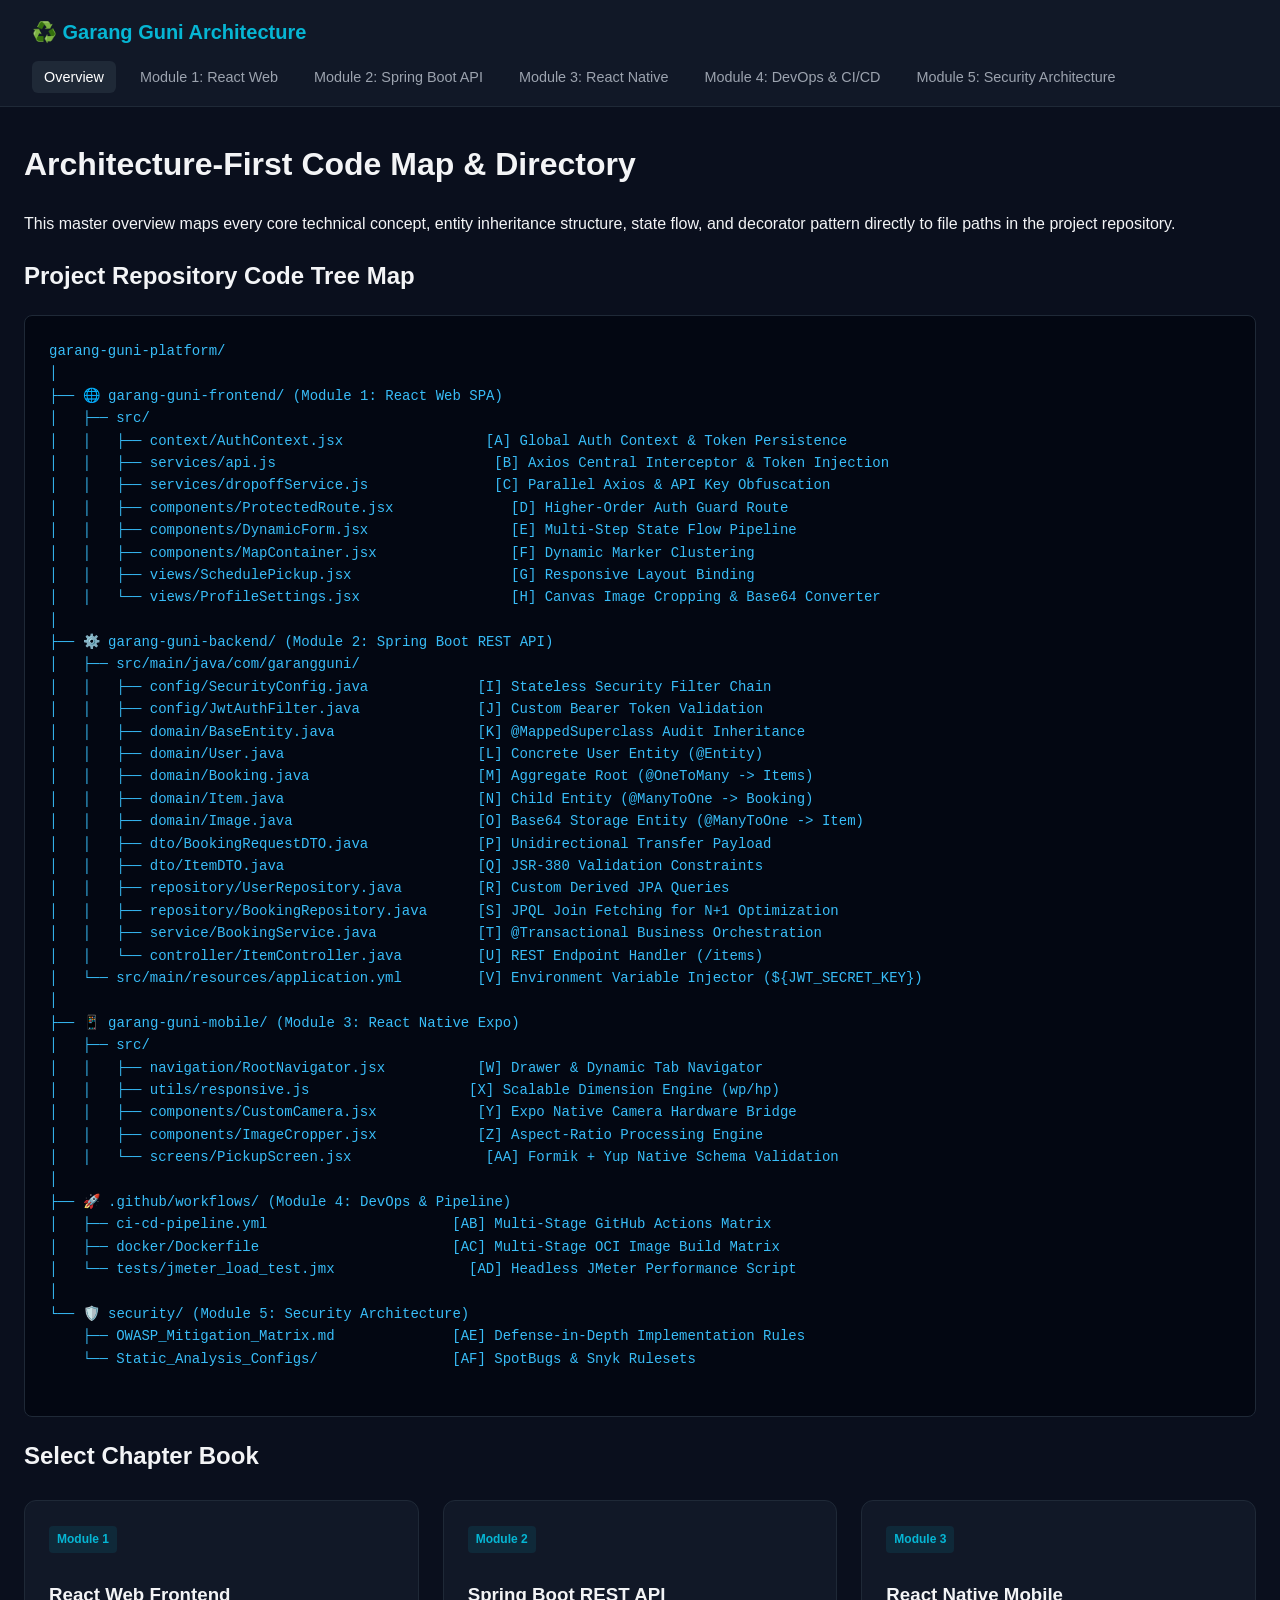
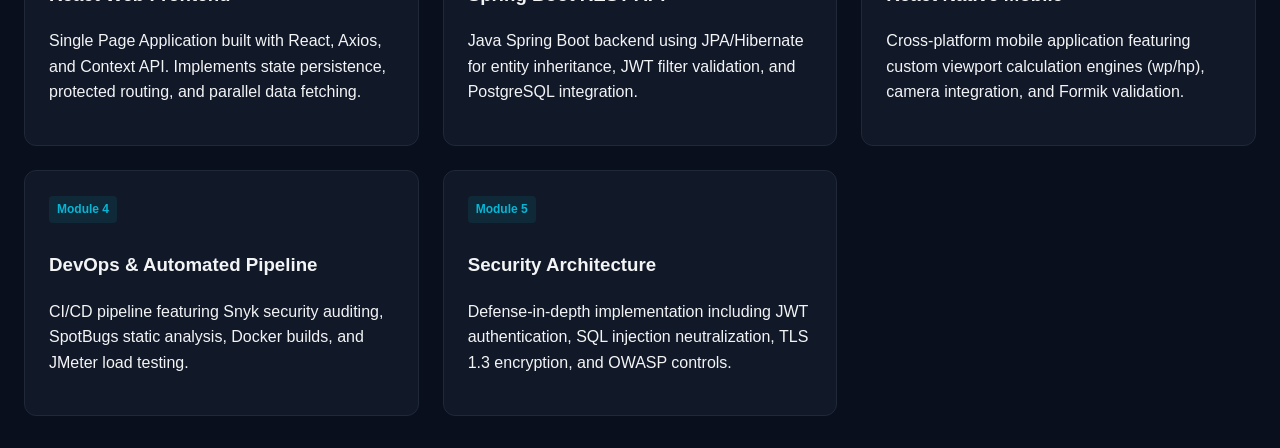
<file: index.html>
<!DOCTYPE html>
<html lang="en">
<head>
  <meta charset="UTF-8">
  <meta name="viewport" content="width=device-width, initial-scale=1.0">
  <title>Garang Guni Platform - System Architecture</title>
  <link rel="stylesheet" href="./shared.css">
</head>
<body>
  <header>
    <nav>
      <a href="./index.html" class="logo">♻️ Garang Guni Architecture</a>
      <ul class="nav-links">
        <li><a href="./index.html" class="active">Overview</a></li>
        <li><a href="./module1.html">Module 1: React Web</a></li>
        <li><a href="./module2.html">Module 2: Spring Boot API</a></li>
        <li><a href="./module3.html">Module 3: React Native</a></li>
        <li><a href="./module4.html">Module 4: DevOps &amp; CI/CD</a></li>
        <li><a href="./module5.html">Module 5: Security Architecture</a></li>
      </ul>
    </nav>
  </header>

  <main class="container">
    <h1>Architecture-First Code Map &amp; Directory</h1>
    <p>This master overview maps every core technical concept, entity inheritance structure, state flow, and decorator pattern directly to file paths in the project repository.</p>

    <h2>Project Repository Code Tree Map</h2>
    <pre class="code-tree">
garang-guni-platform/
│
├── 🌐 garang-guni-frontend/ (Module 1: React Web SPA)
│   ├── src/
│   │   ├── context/AuthContext.jsx                 [A] Global Auth Context &amp; Token Persistence
│   │   ├── services/api.js                          [B] Axios Central Interceptor &amp; Token Injection
│   │   ├── services/dropoffService.js               [C] Parallel Axios &amp; API Key Obfuscation
│   │   ├── components/ProtectedRoute.jsx              [D] Higher-Order Auth Guard Route
│   │   ├── components/DynamicForm.jsx                 [E] Multi-Step State Flow Pipeline
│   │   ├── components/MapContainer.jsx                [F] Dynamic Marker Clustering
│   │   ├── views/SchedulePickup.jsx                   [G] Responsive Layout Binding
│   │   └── views/ProfileSettings.jsx                  [H] Canvas Image Cropping &amp; Base64 Converter
│
├── ⚙️ garang-guni-backend/ (Module 2: Spring Boot REST API)
│   ├── src/main/java/com/garangguni/
│   │   ├── config/SecurityConfig.java             [I] Stateless Security Filter Chain
│   │   ├── config/JwtAuthFilter.java              [J] Custom Bearer Token Validation
│   │   ├── domain/BaseEntity.java                 [K] @MappedSuperclass Audit Inheritance
│   │   ├── domain/User.java                       [L] Concrete User Entity (@Entity)
│   │   ├── domain/Booking.java                    [M] Aggregate Root (@OneToMany -> Items)
│   │   ├── domain/Item.java                       [N] Child Entity (@ManyToOne -> Booking)
│   │   ├── domain/Image.java                      [O] Base64 Storage Entity (@ManyToOne -> Item)
│   │   ├── dto/BookingRequestDTO.java             [P] Unidirectional Transfer Payload
│   │   ├── dto/ItemDTO.java                       [Q] JSR-380 Validation Constraints
│   │   ├── repository/UserRepository.java         [R] Custom Derived JPA Queries
│   │   ├── repository/BookingRepository.java      [S] JPQL Join Fetching for N+1 Optimization
│   │   ├── service/BookingService.java            [T] @Transactional Business Orchestration
│   │   └── controller/ItemController.java         [U] REST Endpoint Handler (/items)
│   └── src/main/resources/application.yml         [V] Environment Variable Injector (${JWT_SECRET_KEY})
│
├── 📱 garang-guni-mobile/ (Module 3: React Native Expo)
│   ├── src/
│   │   ├── navigation/RootNavigator.jsx           [W] Drawer &amp; Dynamic Tab Navigator
│   │   ├── utils/responsive.js                   [X] Scalable Dimension Engine (wp/hp)
│   │   ├── components/CustomCamera.jsx            [Y] Expo Native Camera Hardware Bridge
│   │   ├── components/ImageCropper.jsx            [Z] Aspect-Ratio Processing Engine
│   │   └── screens/PickupScreen.jsx                [AA] Formik + Yup Native Schema Validation
│
├── 🚀 .github/workflows/ (Module 4: DevOps &amp; Pipeline)
│   ├── ci-cd-pipeline.yml                      [AB] Multi-Stage GitHub Actions Matrix
│   ├── docker/Dockerfile                       [AC] Multi-Stage OCI Image Build Matrix
│   └── tests/jmeter_load_test.jmx                [AD] Headless JMeter Performance Script
│
└── 🛡️ security/ (Module 5: Security Architecture)
    ├── OWASP_Mitigation_Matrix.md              [AE] Defense-in-Depth Implementation Rules
    └── Static_Analysis_Configs/                [AF] SpotBugs &amp; Snyk Rulesets
    </pre>

    <h2>Select Chapter Book</h2>
    <div class="grid-cards">
      <div class="card">
        <span class="badge">Module 1</span>
        <h3>React Web Frontend</h3>
        <p>Single Page Application built with React, Axios, and Context API. Implements state persistence, protected routing, and parallel data fetching.</p>

      </div>
      <div class="card">
        <span class="badge">Module 2</span>
        <h3>Spring Boot REST API</h3>
        <p>Java Spring Boot backend using JPA/Hibernate for entity inheritance, JWT filter validation, and PostgreSQL integration.</p>

      </div>
      <div class="card">
        <span class="badge">Module 3</span>
        <h3>React Native Mobile</h3>
        <p>Cross-platform mobile application featuring custom viewport calculation engines (wp/hp), camera integration, and Formik validation.</p>

      </div>
      <div class="card">
        <span class="badge">Module 4</span>
        <h3>DevOps &amp; Automated Pipeline</h3>
        <p>CI/CD pipeline featuring Snyk security auditing, SpotBugs static analysis, Docker builds, and JMeter load testing.</p>

      </div>
      <div class="card">
        <span class="badge">Module 5</span>
        <h3>Security Architecture</h3>
        <p>Defense-in-depth implementation including JWT authentication, SQL injection neutralization, TLS 1.3 encryption, and OWASP controls.</p>

      </div>
    </div>
  </main>
</body>
</html>
</file>
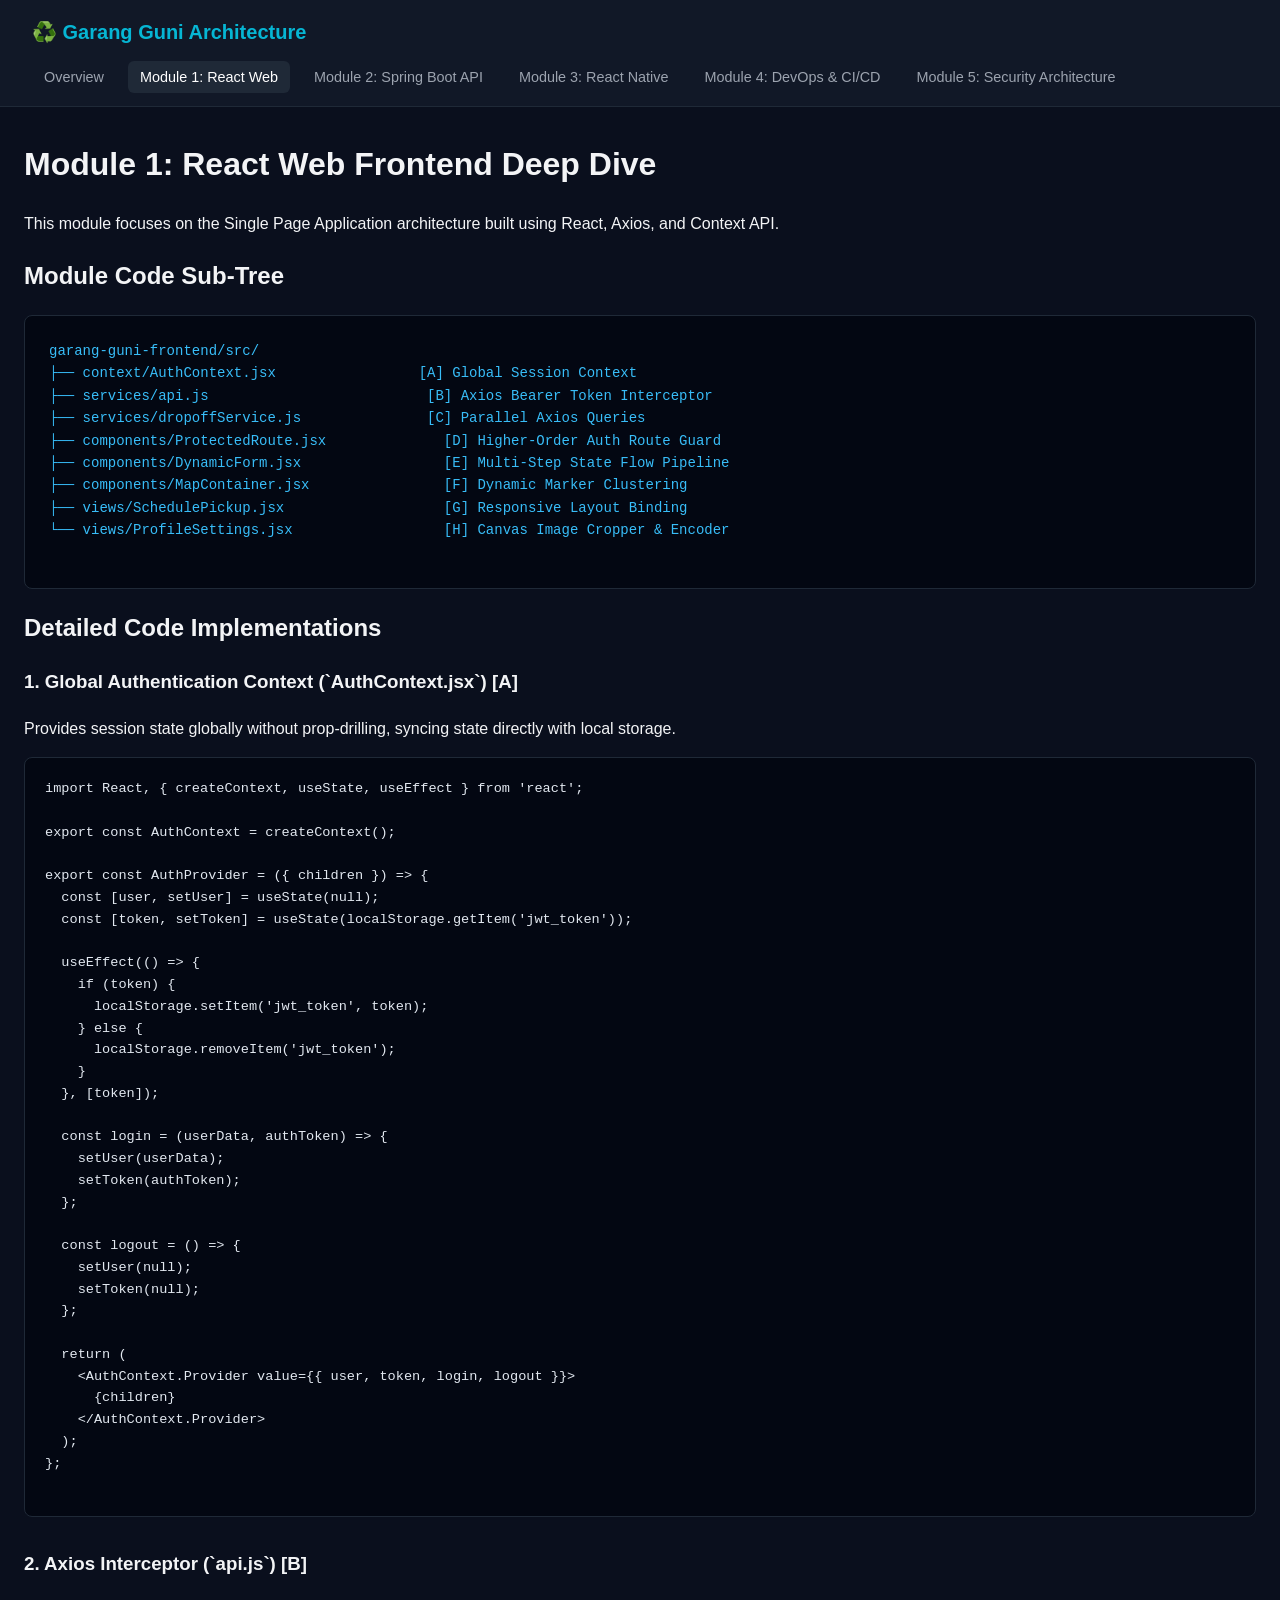
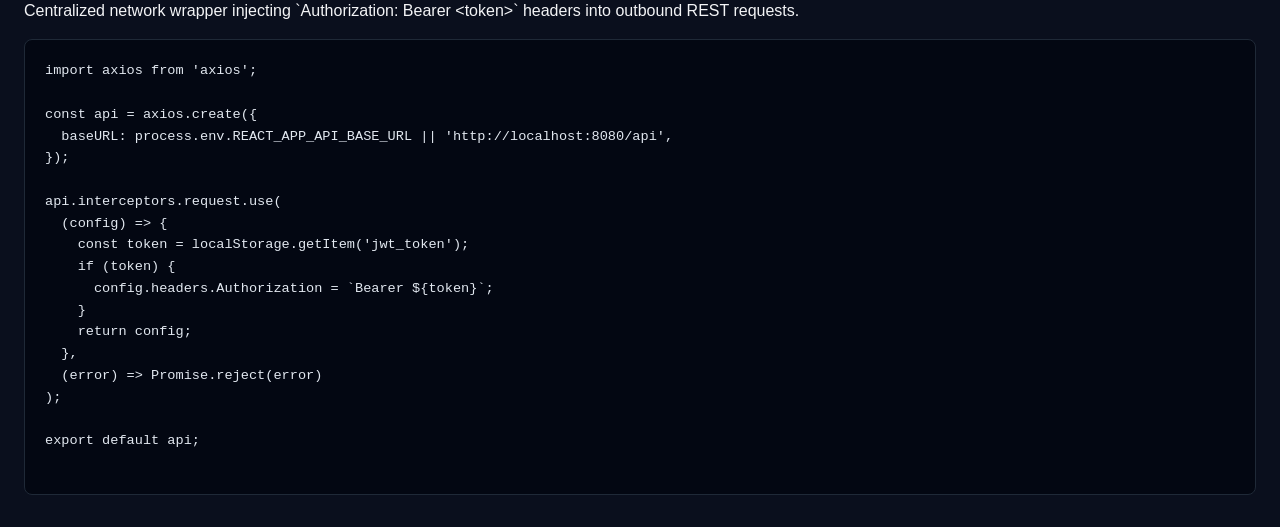
<file: module1.html>
<!DOCTYPE html>
<html lang="en">
<head>
  <meta charset="UTF-8">
  <title>Module 1: React Web Frontend - Garang Guni Showcase</title>
  <link rel="stylesheet" href="shared.css">
</head>
<body>
  <header>
    <nav>
      <a href="index.html" class="logo">♻️ Garang Guni Architecture</a>
      <ul class="nav-links">
        <li><a href="index.html">Overview</a></li>
        <li><a href="module1.html" class="active">Module 1: React Web</a></li>
        <li><a href="module2.html">Module 2: Spring Boot API</a></li>
        <li><a href="module3.html">Module 3: React Native</a></li>
        <li><a href="module4.html">Module 4: DevOps & CI/CD</a></li>
        <li><a href="module5.html">Module 5: Security Architecture</a></li>
      </ul>
    </nav>
  </header>

  <main class="container">
    <h1>Module 1: React Web Frontend Deep Dive</h1>
    <p>This module focuses on the Single Page Application architecture built using React, Axios, and Context API.</p>

    <h2>Module Code Sub-Tree</h2>
    <pre class="code-tree">
garang-guni-frontend/src/
├── context/AuthContext.jsx                 [A] Global Session Context
├── services/api.js                          [B] Axios Bearer Token Interceptor
├── services/dropoffService.js               [C] Parallel Axios Queries
├── components/ProtectedRoute.jsx              [D] Higher-Order Auth Route Guard
├── components/DynamicForm.jsx                 [E] Multi-Step State Flow Pipeline
├── components/MapContainer.jsx                [F] Dynamic Marker Clustering
├── views/SchedulePickup.jsx                   [G] Responsive Layout Binding
└── views/ProfileSettings.jsx                  [H] Canvas Image Cropper & Encoder
    </pre>

    <h2>Detailed Code Implementations</h2>

    <h3>1. Global Authentication Context (`AuthContext.jsx`) [A]</h3>
    <p>Provides session state globally without prop-drilling, syncing state directly with local storage.</p>
    <pre class="code-block">
import React, { createContext, useState, useEffect } from 'react';

export const AuthContext = createContext();

export const AuthProvider = ({ children }) => {
  const [user, setUser] = useState(null);
  const [token, setToken] = useState(localStorage.getItem('jwt_token'));

  useEffect(() => {
    if (token) {
      localStorage.setItem('jwt_token', token);
    } else {
      localStorage.removeItem('jwt_token');
    }
  }, [token]);

  const login = (userData, authToken) => {
    setUser(userData);
    setToken(authToken);
  };

  const logout = () => {
    setUser(null);
    setToken(null);
  };

  return (
    &lt;AuthContext.Provider value={{ user, token, login, logout }}&gt;
      {children}
    &lt;/AuthContext.Provider&gt;
  );
};
    </pre>

    <h3>2. Axios Interceptor (`api.js`) [B]</h3>
    <p>Centralized network wrapper injecting `Authorization: Bearer &lt;token&gt;` headers into outbound REST requests.</p>
    <pre class="code-block">
import axios from 'axios';

const api = axios.create({
  baseURL: process.env.REACT_APP_API_BASE_URL || 'http://localhost:8080/api',
});

api.interceptors.request.use(
  (config) => {
    const token = localStorage.getItem('jwt_token');
    if (token) {
      config.headers.Authorization = `Bearer ${token}`;
    }
    return config;
  },
  (error) => Promise.reject(error)
);

export default api;
    </pre>
  </main>
</body>
</html>
</file>
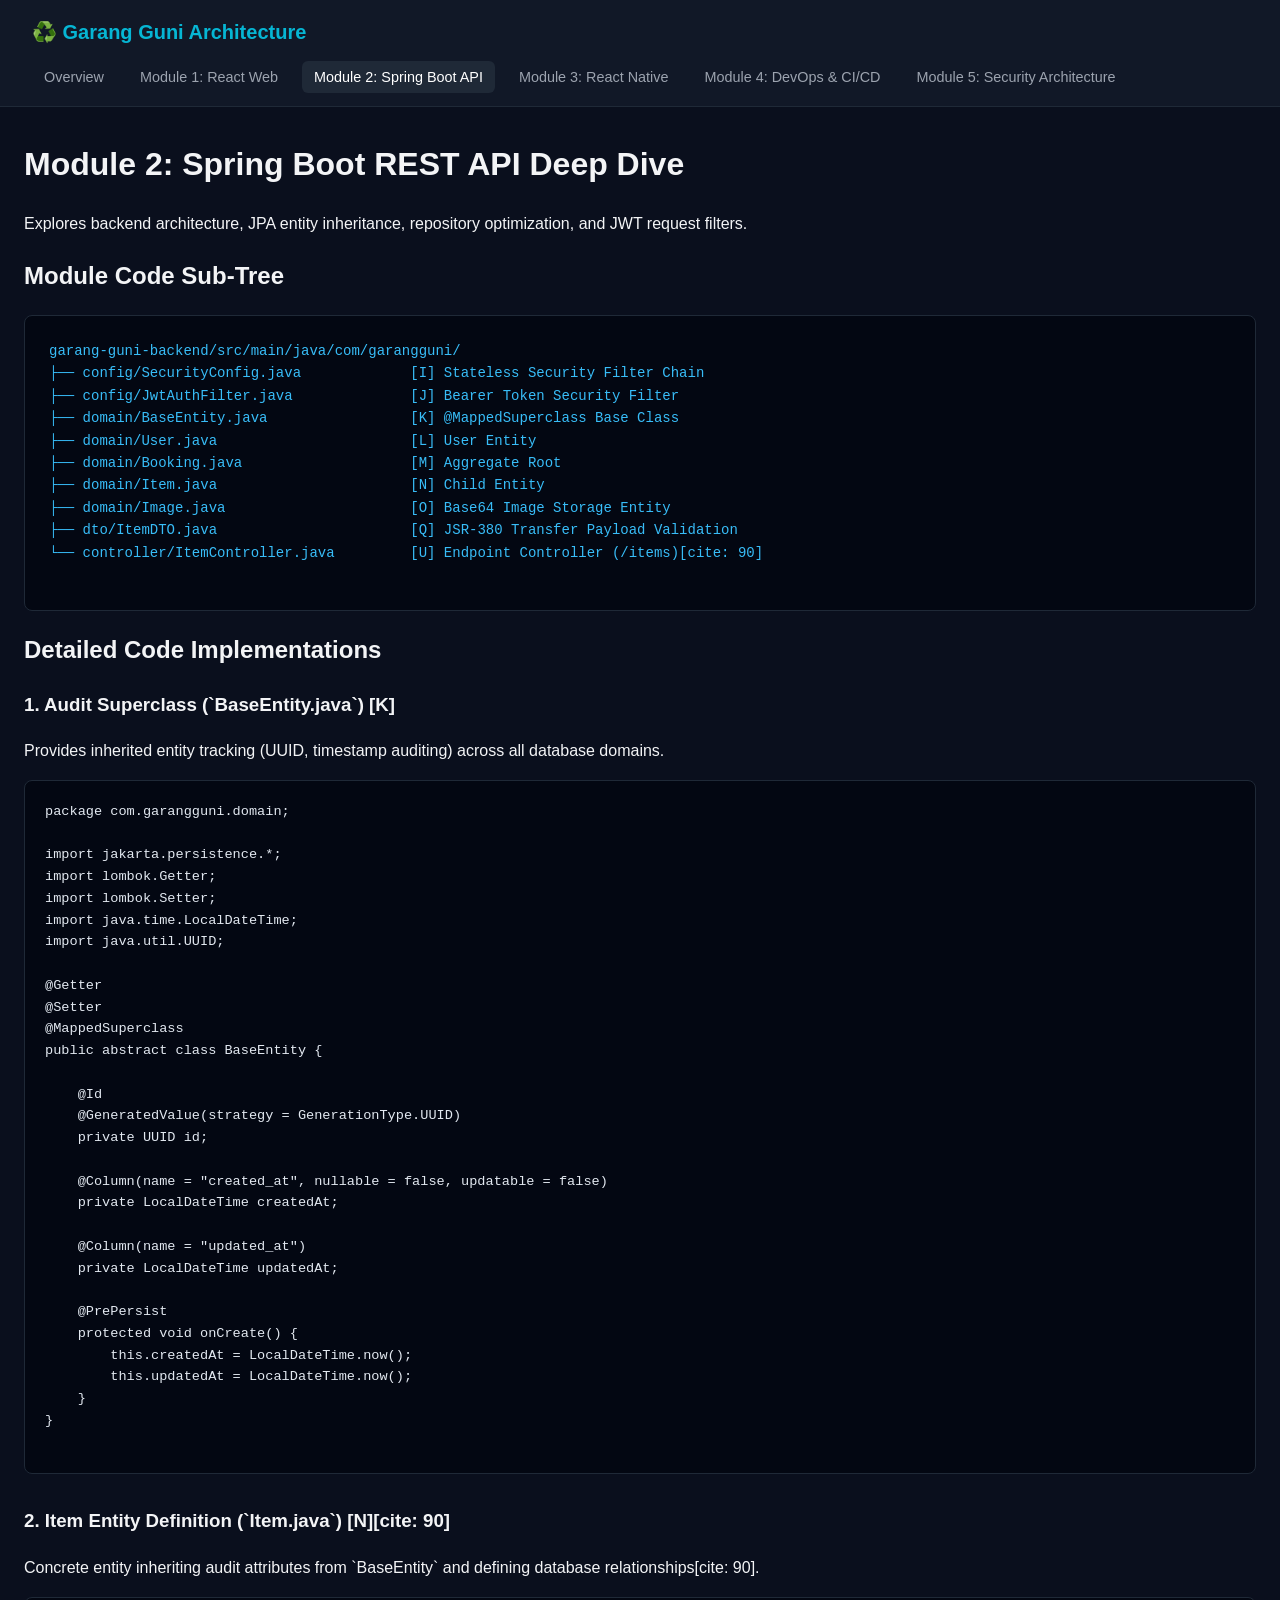
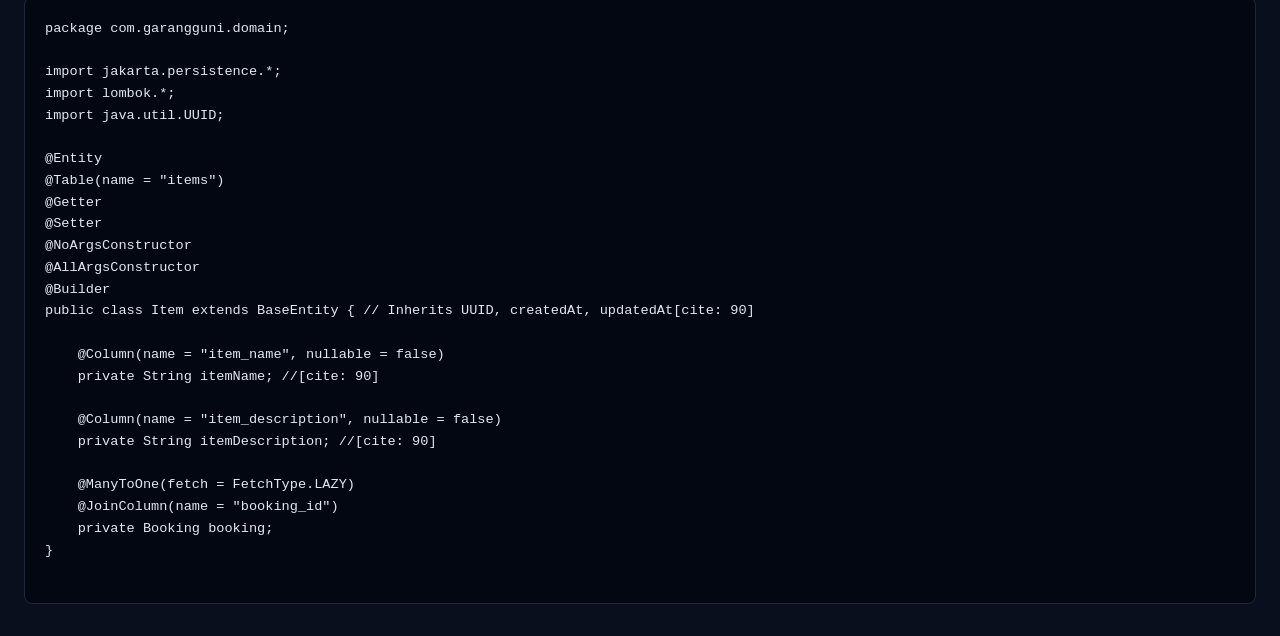
<file: module2.html>
<!DOCTYPE html>
<html lang="en">
<head>
  <meta charset="UTF-8">
  <title>Module 2: Spring Boot REST API - Garang Guni Showcase</title>
  <link rel="stylesheet" href="shared.css">
</head>
<body>
  <header>
    <nav>
      <a href="index.html" class="logo">♻️ Garang Guni Architecture</a>
      <ul class="nav-links">
        <li><a href="index.html">Overview</a></li>
        <li><a href="module1.html">Module 1: React Web</a></li>
        <li><a href="module2.html" class="active">Module 2: Spring Boot API</a></li>
        <li><a href="module3.html">Module 3: React Native</a></li>
        <li><a href="module4.html">Module 4: DevOps & CI/CD</a></li>
        <li><a href="module5.html">Module 5: Security Architecture</a></li>
      </ul>
    </nav>
  </header>

  <main class="container">
    <h1>Module 2: Spring Boot REST API Deep Dive</h1>
    <p>Explores backend architecture, JPA entity inheritance, repository optimization, and JWT request filters.</p>

    <h2>Module Code Sub-Tree</h2>
    <pre class="code-tree">
garang-guni-backend/src/main/java/com/garangguni/
├── config/SecurityConfig.java             [I] Stateless Security Filter Chain
├── config/JwtAuthFilter.java              [J] Bearer Token Security Filter
├── domain/BaseEntity.java                 [K] @MappedSuperclass Base Class
├── domain/User.java                       [L] User Entity
├── domain/Booking.java                    [M] Aggregate Root
├── domain/Item.java                       [N] Child Entity
├── domain/Image.java                      [O] Base64 Image Storage Entity
├── dto/ItemDTO.java                       [Q] JSR-380 Transfer Payload Validation
└── controller/ItemController.java         [U] Endpoint Controller (/items)[cite: 90]
    </pre>

    <h2>Detailed Code Implementations</h2>

    <h3>1. Audit Superclass (`BaseEntity.java`) [K]</h3>
    <p>Provides inherited entity tracking (UUID, timestamp auditing) across all database domains.</p>
    <pre class="code-block">
package com.garangguni.domain;

import jakarta.persistence.*;
import lombok.Getter;
import lombok.Setter;
import java.time.LocalDateTime;
import java.util.UUID;

@Getter
@Setter
@MappedSuperclass
public abstract class BaseEntity {

    @Id
    @GeneratedValue(strategy = GenerationType.UUID)
    private UUID id;

    @Column(name = "created_at", nullable = false, updatable = false)
    private LocalDateTime createdAt;

    @Column(name = "updated_at")
    private LocalDateTime updatedAt;

    @PrePersist
    protected void onCreate() {
        this.createdAt = LocalDateTime.now();
        this.updatedAt = LocalDateTime.now();
    }
}
    </pre>

    <h3>2. Item Entity Definition (`Item.java`) [N][cite: 90]</h3>
    <p>Concrete entity inheriting audit attributes from `BaseEntity` and defining database relationships[cite: 90].</p>
    <pre class="code-block">
package com.garangguni.domain;

import jakarta.persistence.*;
import lombok.*;
import java.util.UUID;

@Entity
@Table(name = "items")
@Getter
@Setter
@NoArgsConstructor
@AllArgsConstructor
@Builder
public class Item extends BaseEntity { // Inherits UUID, createdAt, updatedAt[cite: 90]

    @Column(name = "item_name", nullable = false)
    private String itemName; //[cite: 90]

    @Column(name = "item_description", nullable = false)
    private String itemDescription; //[cite: 90]

    @ManyToOne(fetch = FetchType.LAZY)
    @JoinColumn(name = "booking_id")
    private Booking booking;
}
    </pre>
  </main>
</body>
</html>
</file>
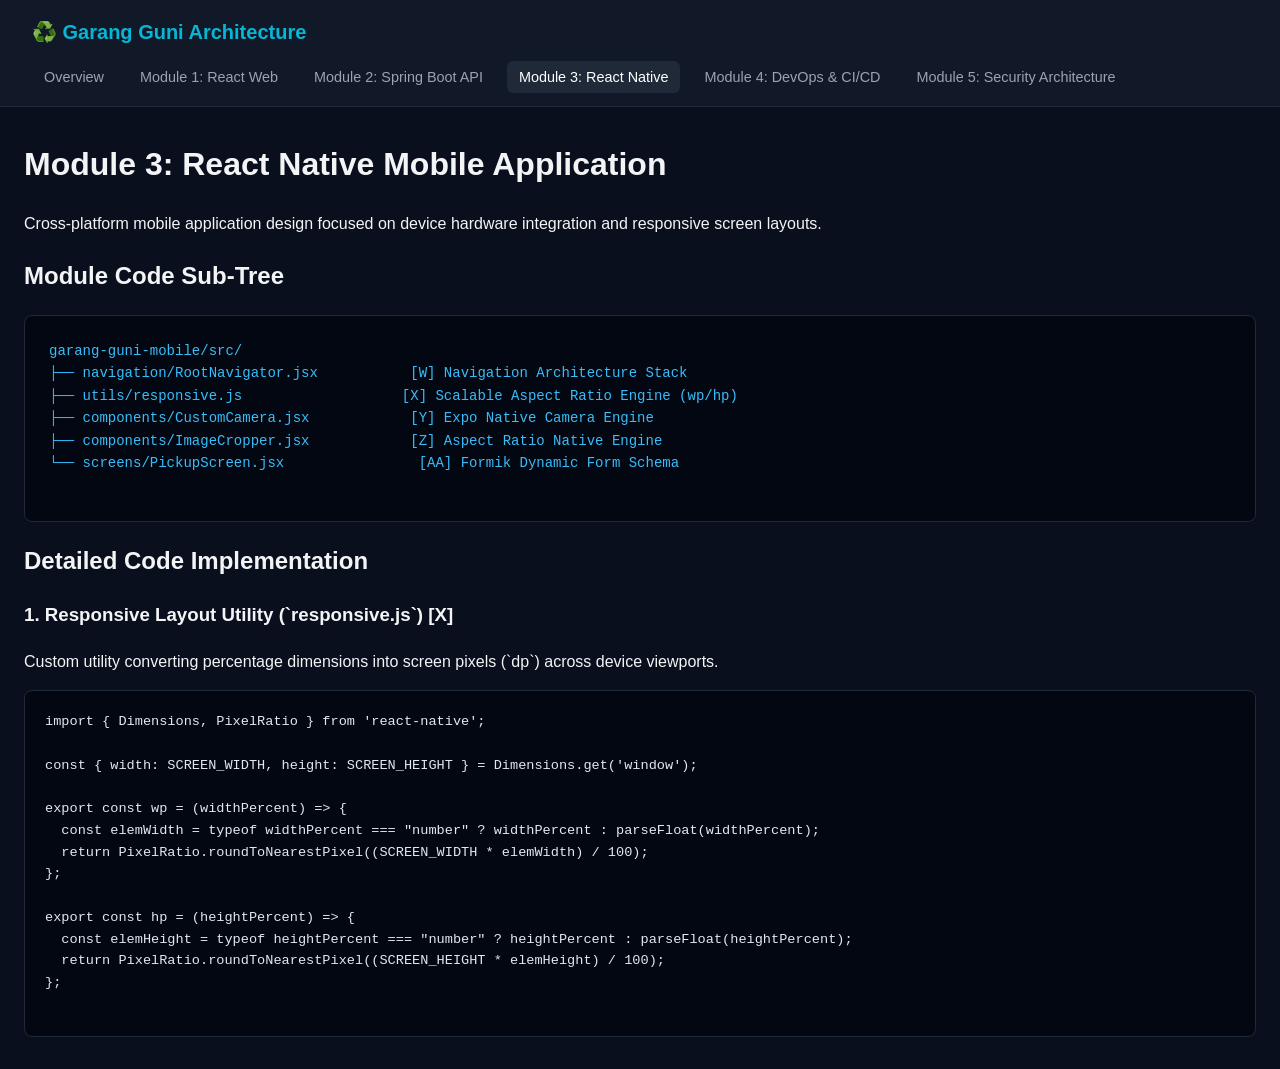
<file: module3.html>
<!DOCTYPE html>
<html lang="en">
<head>
  <meta charset="UTF-8">
  <title>Module 3: React Native Mobile - Garang Guni Showcase</title>
  <link rel="stylesheet" href="shared.css">
</head>
<body>
  <header>
    <nav>
      <a href="index.html" class="logo">♻️ Garang Guni Architecture</a>
      <ul class="nav-links">
        <li><a href="index.html">Overview</a></li>
        <li><a href="module1.html">Module 1: React Web</a></li>
        <li><a href="module2.html">Module 2: Spring Boot API</a></li>
        <li><a href="module3.html" class="active">Module 3: React Native</a></li>
        <li><a href="module4.html">Module 4: DevOps & CI/CD</a></li>
        <li><a href="module5.html">Module 5: Security Architecture</a></li>
      </ul>
    </nav>
  </header>

  <main class="container">
    <h1>Module 3: React Native Mobile Application</h1>
    <p>Cross-platform mobile application design focused on device hardware integration and responsive screen layouts.</p>

    <h2>Module Code Sub-Tree</h2>
    <pre class="code-tree">
garang-guni-mobile/src/
├── navigation/RootNavigator.jsx           [W] Navigation Architecture Stack
├── utils/responsive.js                   [X] Scalable Aspect Ratio Engine (wp/hp)
├── components/CustomCamera.jsx            [Y] Expo Native Camera Engine
├── components/ImageCropper.jsx            [Z] Aspect Ratio Native Engine
└── screens/PickupScreen.jsx                [AA] Formik Dynamic Form Schema
    </pre>

    <h2>Detailed Code Implementation</h2>

    <h3>1. Responsive Layout Utility (`responsive.js`) [X]</h3>
    <p>Custom utility converting percentage dimensions into screen pixels (`dp`) across device viewports.</p>
    <pre class="code-block">
import { Dimensions, PixelRatio } from 'react-native';

const { width: SCREEN_WIDTH, height: SCREEN_HEIGHT } = Dimensions.get('window');

export const wp = (widthPercent) => {
  const elemWidth = typeof widthPercent === "number" ? widthPercent : parseFloat(widthPercent);
  return PixelRatio.roundToNearestPixel((SCREEN_WIDTH * elemWidth) / 100);
};

export const hp = (heightPercent) => {
  const elemHeight = typeof heightPercent === "number" ? heightPercent : parseFloat(heightPercent);
  return PixelRatio.roundToNearestPixel((SCREEN_HEIGHT * elemHeight) / 100);
};
    </pre>
  </main>
</body>
</html>
</file>
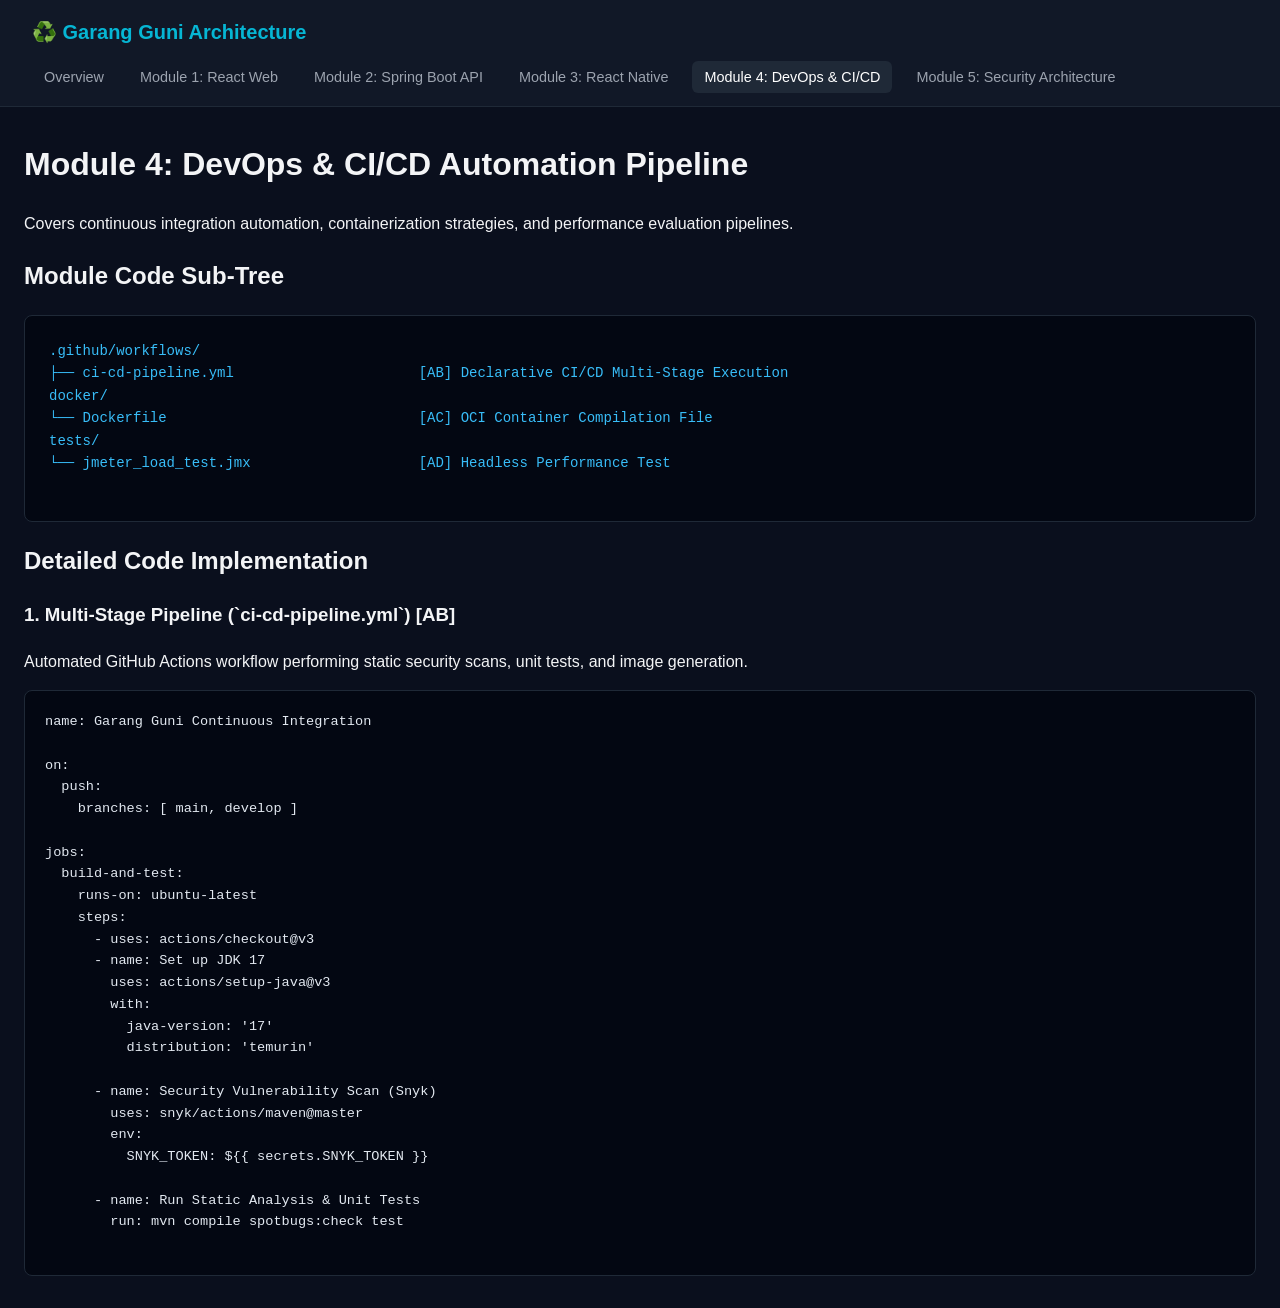
<file: module4.html>
<!DOCTYPE html>
<html lang="en">
<head>
  <meta charset="UTF-8">
  <title>Module 4: DevOps & CI/CD - Garang Guni Showcase</title>
  <link rel="stylesheet" href="shared.css">
</head>
<body>
  <header>
    <nav>
      <a href="index.html" class="logo">♻️ Garang Guni Architecture</a>
      <ul class="nav-links">
        <li><a href="index.html">Overview</a></li>
        <li><a href="module1.html">Module 1: React Web</a></li>
        <li><a href="module2.html">Module 2: Spring Boot API</a></li>
        <li><a href="module3.html">Module 3: React Native</a></li>
        <li><a href="module4.html" class="active">Module 4: DevOps & CI/CD</a></li>
        <li><a href="module5.html">Module 5: Security Architecture</a></li>
      </ul>
    </nav>
  </header>

  <main class="container">
    <h1>Module 4: DevOps & CI/CD Automation Pipeline</h1>
    <p>Covers continuous integration automation, containerization strategies, and performance evaluation pipelines.</p>

    <h2>Module Code Sub-Tree</h2>
    <pre class="code-tree">
.github/workflows/
├── ci-cd-pipeline.yml                      [AB] Declarative CI/CD Multi-Stage Execution
docker/
└── Dockerfile                              [AC] OCI Container Compilation File
tests/
└── jmeter_load_test.jmx                    [AD] Headless Performance Test
    </pre>

    <h2>Detailed Code Implementation</h2>

    <h3>1. Multi-Stage Pipeline (`ci-cd-pipeline.yml`) [AB]</h3>
    <p>Automated GitHub Actions workflow performing static security scans, unit tests, and image generation.</p>
    <pre class="code-block">
name: Garang Guni Continuous Integration

on:
  push:
    branches: [ main, develop ]

jobs:
  build-and-test:
    runs-on: ubuntu-latest
    steps:
      - uses: actions/checkout@v3
      - name: Set up JDK 17
        uses: actions/setup-java@v3
        with:
          java-version: '17'
          distribution: 'temurin'

      - name: Security Vulnerability Scan (Snyk)
        uses: snyk/actions/maven@master
        env:
          SNYK_TOKEN: ${{ secrets.SNYK_TOKEN }}

      - name: Run Static Analysis & Unit Tests
        run: mvn compile spotbugs:check test
    </pre>
  </main>
</body>
</html>
</file>
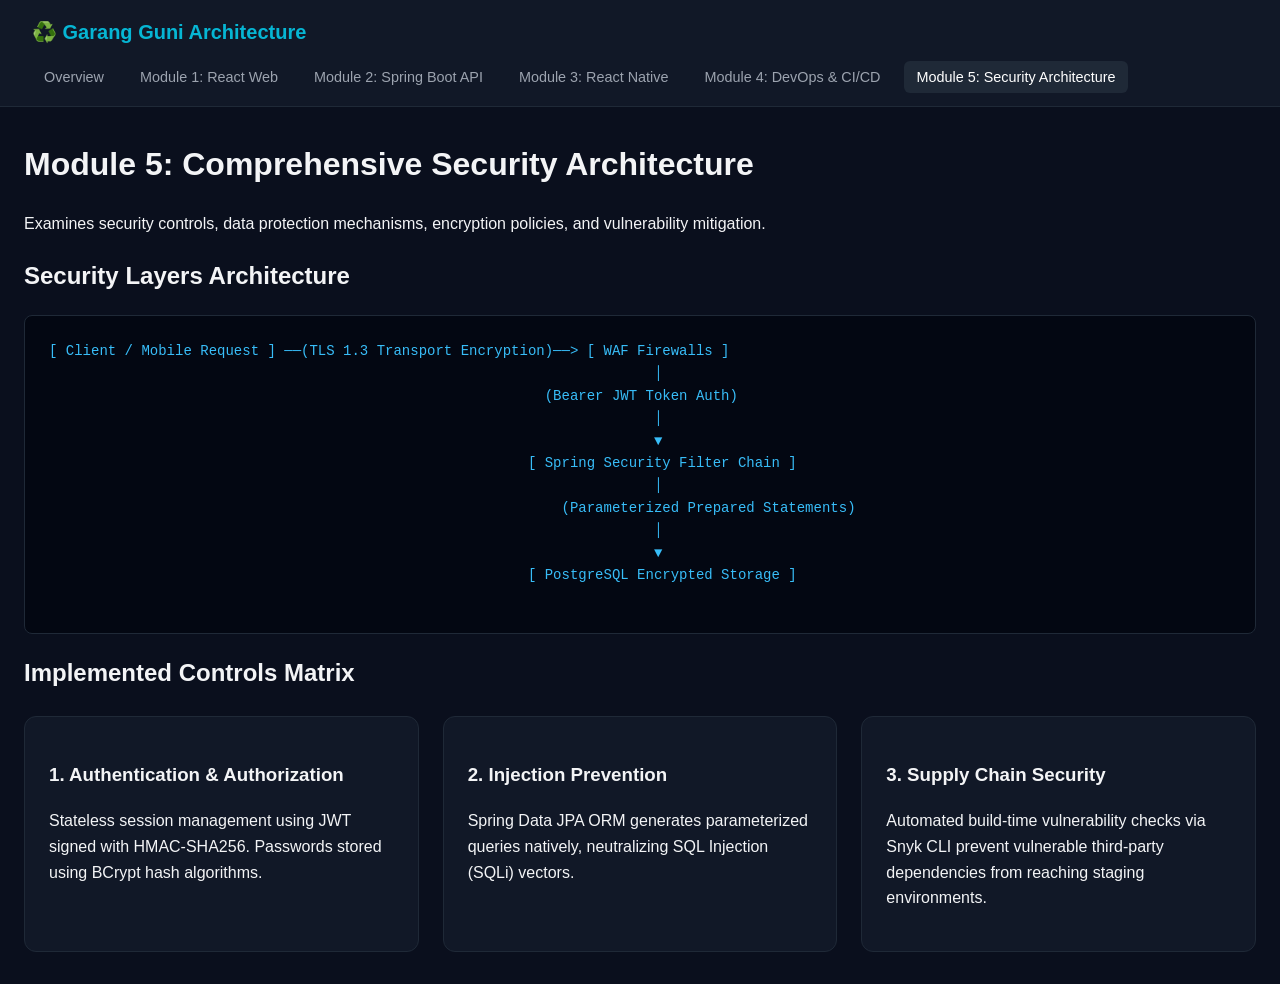
<file: module5.html>
<!DOCTYPE html>
<html lang="en">
<head>
  <meta charset="UTF-8">
  <title>Module 5: Security Architecture - Garang Guni Showcase</title>
  <link rel="stylesheet" href="shared.css">
</head>
<body>
  <header>
    <nav>
      <a href="index.html" class="logo">♻️ Garang Guni Architecture</a>
      <ul class="nav-links">
        <li><a href="index.html">Overview</a></li>
        <li><a href="module1.html">Module 1: React Web</a></li>
        <li><a href="module2.html">Module 2: Spring Boot API</a></li>
        <li><a href="module3.html">Module 3: React Native</a></li>
        <li><a href="module4.html">Module 4: DevOps & CI/CD</a></li>
        <li><a href="module5.html" class="active">Module 5: Security Architecture</a></li>
      </ul>
    </nav>
  </header>

  <main class="container">
    <h1>Module 5: Comprehensive Security Architecture</h1>
    <p>Examines security controls, data protection mechanisms, encryption policies, and vulnerability mitigation.</p>

    <h2>Security Layers Architecture</h2>
    <pre class="code-tree">
[ Client / Mobile Request ] ──(TLS 1.3 Transport Encryption)──> [ WAF Firewalls ]
                                                                        │
                                                           (Bearer JWT Token Auth)
                                                                        │
                                                                        ▼
                                                         [ Spring Security Filter Chain ]
                                                                        │
                                                             (Parameterized Prepared Statements)
                                                                        │
                                                                        ▼
                                                         [ PostgreSQL Encrypted Storage ]
    </pre>

    <h2>Implemented Controls Matrix</h2>
    <div class="grid-cards">
      <div class="card">
        <h3>1. Authentication & Authorization</h3>
        <p>Stateless session management using JWT signed with HMAC-SHA256. Passwords stored using BCrypt hash algorithms.</p>
      </div>
      <div class="card">
        <h3>2. Injection Prevention</h3>
        <p>Spring Data JPA ORM generates parameterized queries natively, neutralizing SQL Injection (SQLi) vectors.</p>
      </div>
      <div class="card">
        <h3>3. Supply Chain Security</h3>
        <p>Automated build-time vulnerability checks via Snyk CLI prevent vulnerable third-party dependencies from reaching staging environments.</p>
      </div>
    </div>
  </main>
</body>
</html>
</file>
<file: shared.css>
:root {
  --bg-primary: #0a0f1d;
  --bg-card: #111827;
  --bg-code: #030712;
  --accent-cyan: #06b6d4;
  --accent-blue: #3b82f6;
  --accent-green: #10b981;
  --text-main: #f3f4f6;
  --text-muted: #9ca3af;
  --border-color: #1f2937;
}

* {
  box-sizing: border-box;
}

body {
  margin: 0;
  font-family: -apple-system, BlinkMacSystemFont, 'Segoe UI', Roboto, Helvetica, Arial, sans-serif;
  background-color: var(--bg-primary);
  color: var(--text-main);
  line-height: 1.6;
}

header {
  background-color: var(--bg-card);
  border-bottom: 1px solid var(--border-color);
  padding: 1rem 2rem;
  position: sticky;
  top: 0;
  z-index: 100;
}

nav {
  display: flex;
  justify-content: space-between;
  align-items: center;
  max-width: 1400px;
  margin: 0 auto;
  flex-wrap: wrap;
  gap: 1rem;
}

.logo {
  font-weight: 700;
  font-size: 1.25rem;
  color: var(--accent-cyan);
  text-decoration: none;
}

.nav-links {
  display: flex;
  gap: 0.75rem;
  list-style: none;
  margin: 0;
  padding: 0;
  flex-wrap: wrap;
}

.nav-links a {
  color: var(--text-muted);
  text-decoration: none;
  padding: 0.5rem 0.75rem;
  border-radius: 0.375rem;
  font-size: 0.9rem;
  transition: all 0.2s;
}

.nav-links a:hover, .nav-links a.active {
  color: #ffffff;
  background-color: var(--border-color);
}

.container {
  max-width: 1400px;
  margin: 2rem auto;
  padding: 0 1.5rem;
}

.code-tree {
  background-color: var(--bg-code);
  border: 1px solid var(--border-color);
  border-radius: 0.5rem;
  padding: 1.5rem;
  font-family: 'Fira Code', 'Courier New', Courier, monospace;
  font-size: 0.875rem;
  overflow-x: auto;
  color: #38bdf8;
  white-space: pre;
}

.code-block {
  background-color: var(--bg-code);
  border: 1px solid var(--border-color);
  border-radius: 0.5rem;
  padding: 1.25rem;
  overflow-x: auto;
  font-family: 'Fira Code', 'Courier New', Courier, monospace;
  font-size: 0.85rem;
  color: #e2e8f0;
  white-space: pre;
  margin-bottom: 2rem;
}

.grid-cards {
  display: grid;
  grid-template-columns: repeat(auto-fit, minmax(300px, 1fr));
  gap: 1.5rem;
  margin-top: 1.5rem;
}

.card {
  background-color: var(--bg-card);
  border: 1px solid var(--border-color);
  border-radius: 0.75rem;
  padding: 1.5rem;
  transition: transform 0.2s, border-color 0.2s;
}

.card:hover {
  transform: translateY(-2px);
  border-color: var(--accent-cyan);
}

.badge {
  display: inline-block;
  padding: 0.25rem 0.5rem;
  border-radius: 0.25rem;
  font-size: 0.75rem;
  font-weight: 600;
  background-color: rgba(6, 182, 212, 0.1);
  color: var(--accent-cyan);
  margin-bottom: 0.5rem;
}
</file>
